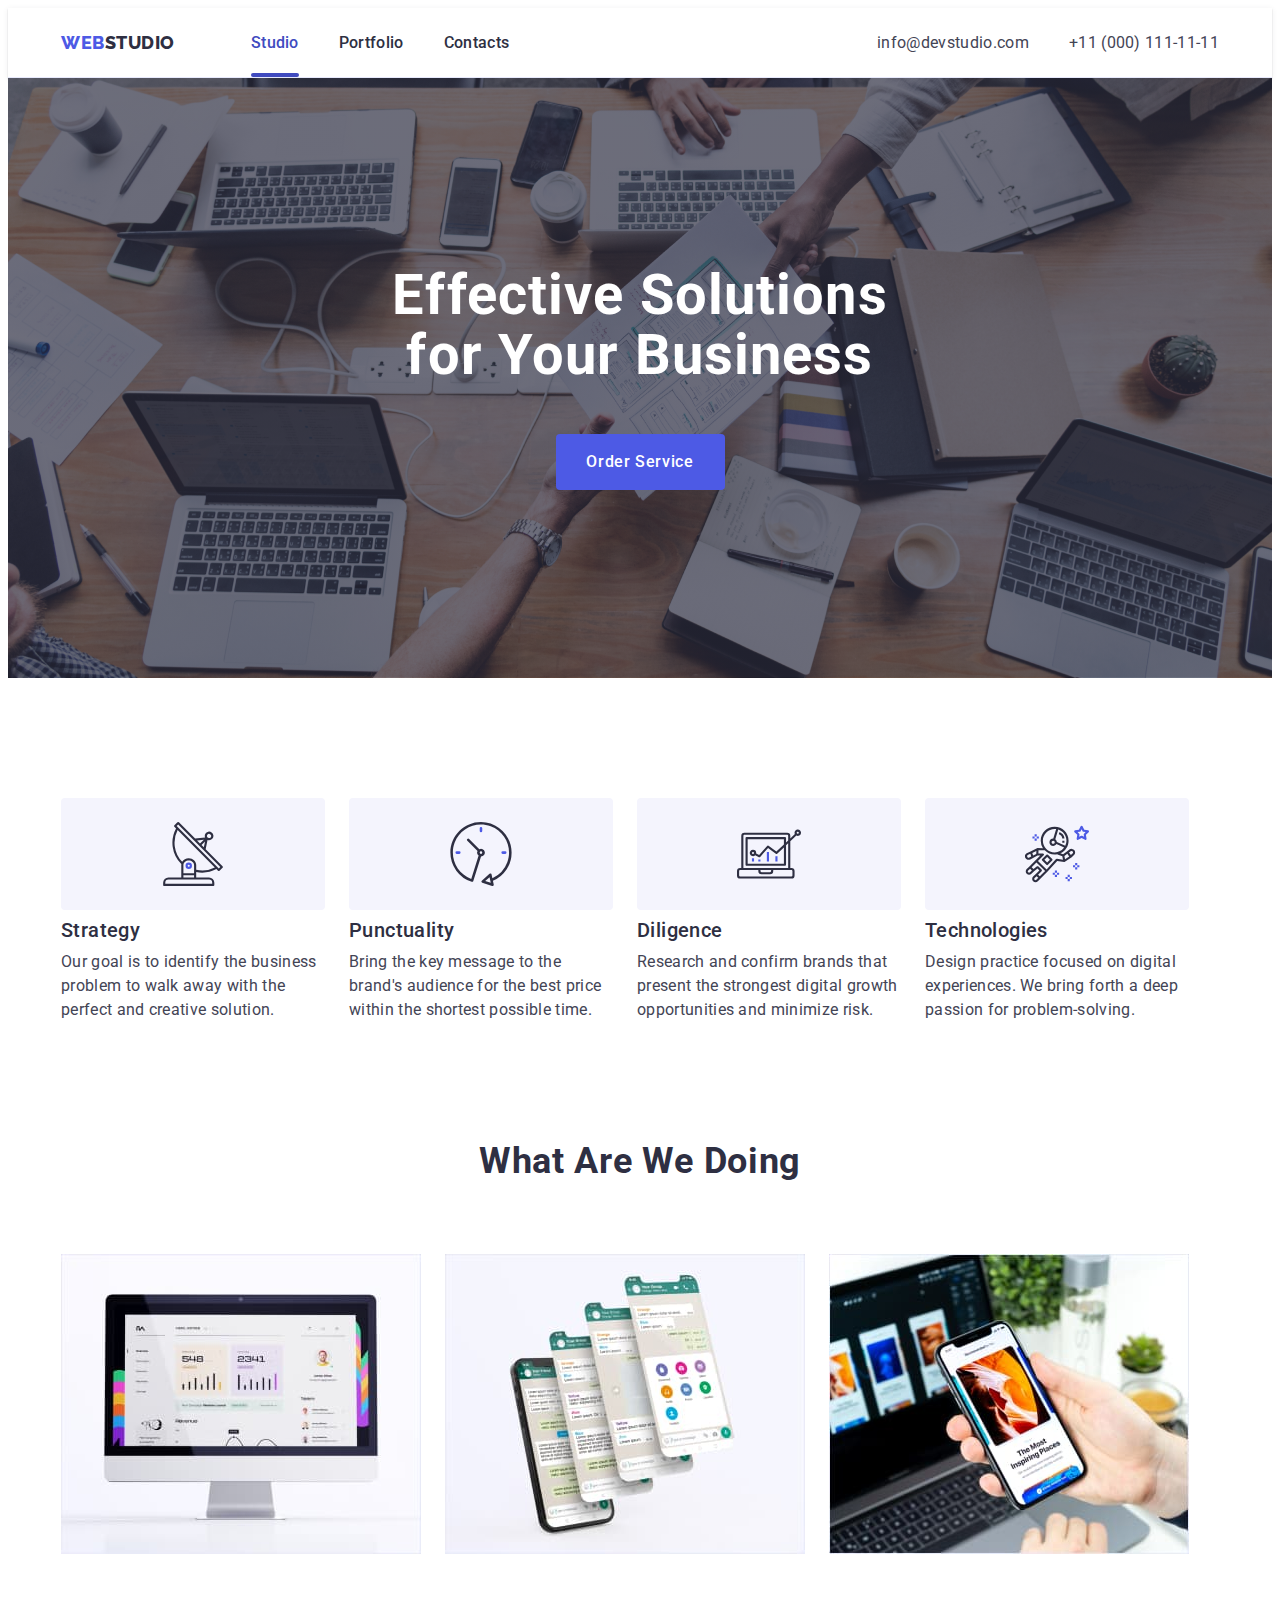
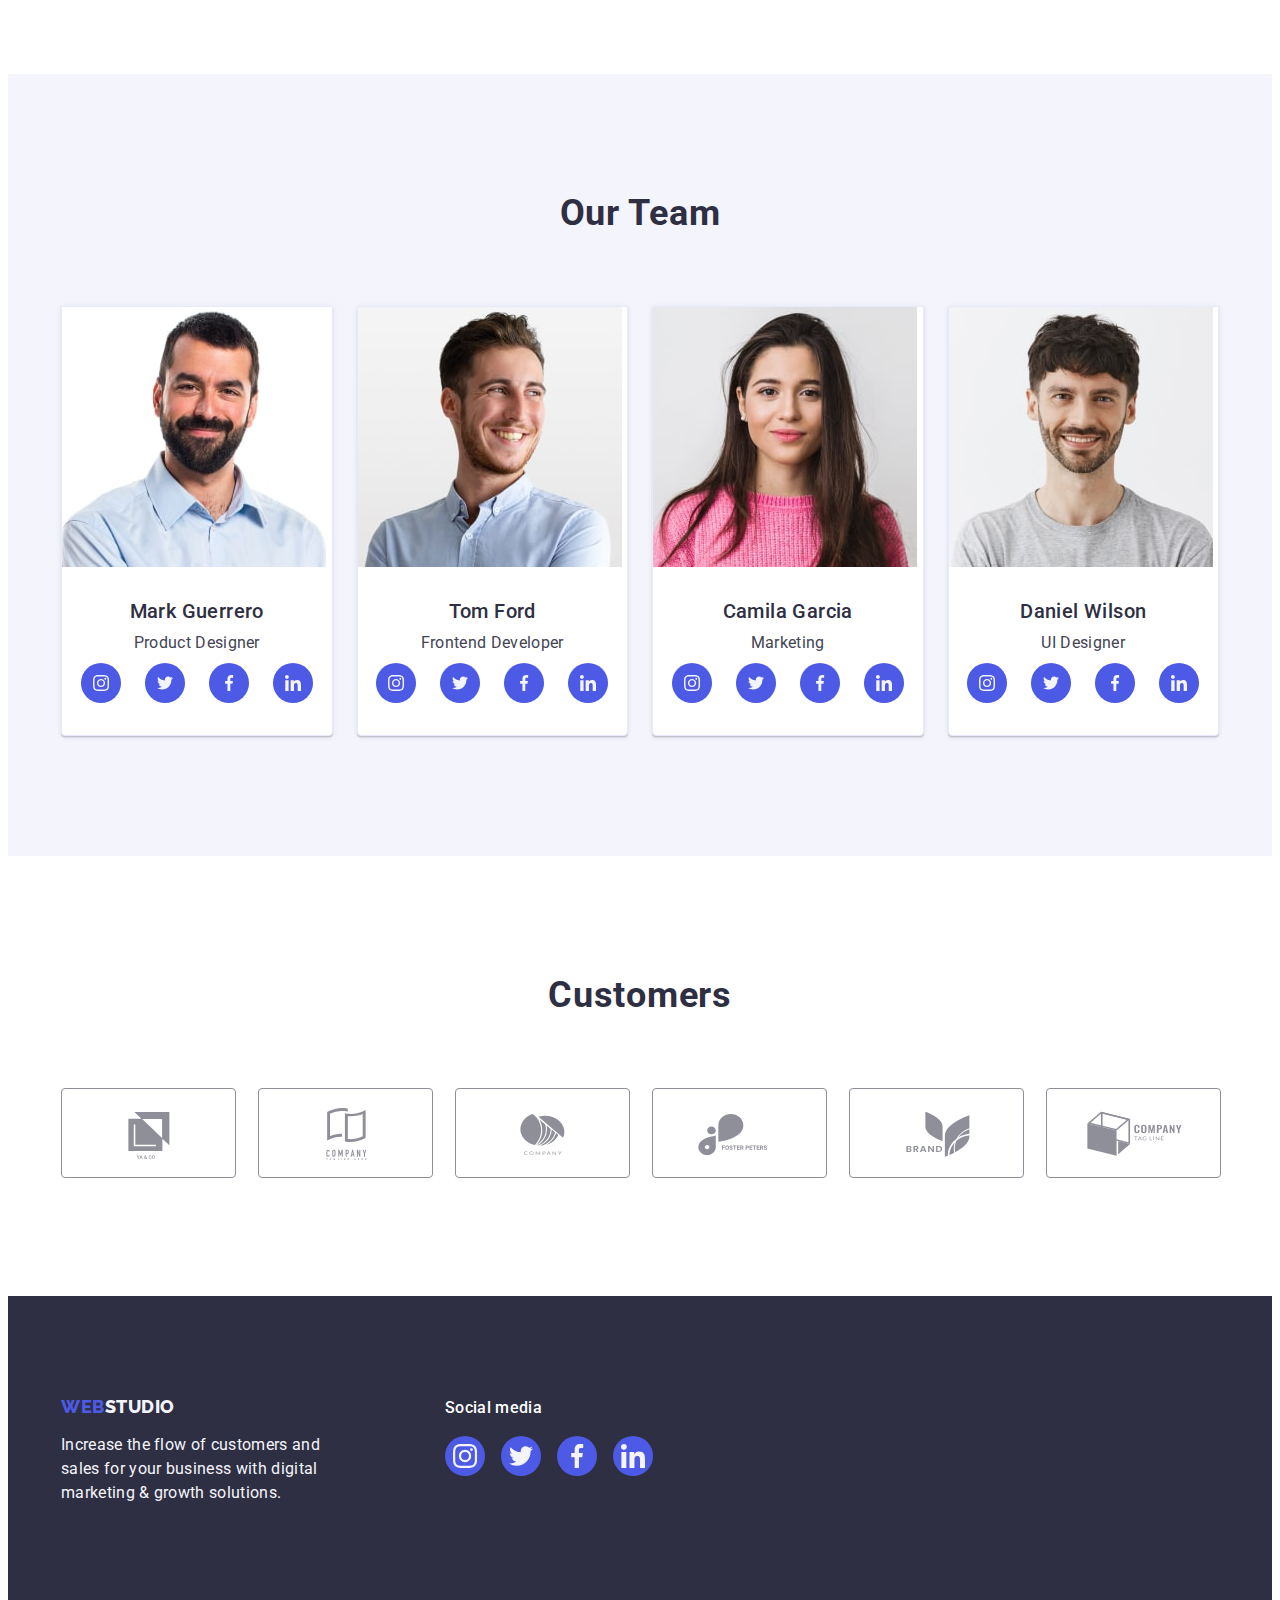
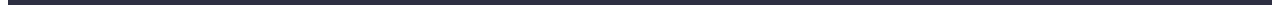
<file: index.html>
<!DOCTYPE html>
<html lang="en">
  <head>
    <meta charset="UTF-8" />
    <meta http-equiv="X-UA-Compatible" content="IE=edge" />
    <meta name="viewport" content="width=device-width, initial-scale=1.0" />
    <title>WebStudio</title>
    <link rel="preconnect" href="https://fonts.googleapis.com" />
    <link rel="preconnect" href="https://fonts.gstatic.com" crossorigin />
    <link
      href="https://fonts.googleapis.com/css2?family=Raleway:wght@800&family=Roboto:wght@400;500;700&display=swap"
      rel="stylesheet"
    />
    <link
      rel="stylesheet"
      href="https://cdnjs.cloudflare.com/ajax/libs/modern-normalize/2.0.0/modern-normalize.min.css"
      integrity="sha512-4xo8blKMVCiXpTaLzQSLSw3KFOVPWhm/TRtuPVc4WG6kUgjH6J03IBuG7JZPkcWMxJ5huwaBpOpnwYElP/m6wg=="
      crossorigin="anonymous"
      referrerpolicy="no-referrer"
    />
    <link rel="stylesheet" href="./css/styles.css" />
  </head>
  <body>
    <header class="header">
      <div class="container header-container">
        <nav class="header-nav">
          <a class="logo logo-header link" href="./index.html"
            >Web<span class="logo-part">Studio</span></a
          >
          <ul class="header-list list">
            <li class="header-item">
              <a class="header-link underlined-link link" href="./index.html"
                >Studio</a
              >
            </li>
            <li class="header-item">
              <a class="header-link link" href="./portfolio.html">Portfolio</a>
            </li>
            <li class="header-item">
              <a class="header-link link" href="">Contacts</a>
            </li>
          </ul>
        </nav>
        <address class="header-address">
          <ul class="header-address-list list">
            <li class="header-address-item">
              <a
                class="header-address-link link"
                href="mailto:info@devstudio.com"
                >info@devstudio.com</a
              >
            </li>
            <li class="header-address-item">
              <a class="header-address-link link" href="tel:+110001111111"
                >+11 (000) 111-11-11</a
              >
            </li>
          </ul>
        </address>
      </div>
    </header>
    <main>
      <section class="hero">
        <div class="container">
          <h1 class="hero-title">Effective Solutions for Your Business</h1>
          <button class="hero-btn btn" type="button" data-modal-open>
            Order Service
          </button>
        </div>
      </section>
      <section class="section">
        <div class="container">
          <h2 class="visually-hidden">Advantages</h2>
          <ul class="advantages-list flex-list list">
            <li class="advantages-item">
              <div class="advantages-img">
                <svg class="advantages-icon" width="64" height="64">
                  <use href="./images/icons.svg#icon-antenna1"></use>
                </svg>
              </div>
              <h3 class="titles">Strategy</h3>
              <p class="paragraph-text">
                Our goal is to identify the business problem to walk away with
                the perfect and creative solution.
              </p>
            </li>
            <li class="advantages-item">
              <div class="advantages-img">
                <svg class="advantages-icon" width="64" height="64">
                  <use href="./images/icons.svg#icon-clock1"></use>
                </svg>
              </div>
              <h3 class="titles">Punctuality</h3>
              <p class="paragraph-text">
                Bring the key message to the brand's audience for the best price
                within the shortest possible time.
              </p>
            </li>
            <li class="advantages-item">
              <div class="advantages-img">
                <svg class="advantages-icon" width="64" height="64">
                  <use href="./images/icons.svg#icon-diagram1"></use>
                </svg>
              </div>
              <h3 class="titles">Diligence</h3>
              <p class="paragraph-text">
                Research and confirm brands that present the strongest digital
                growth opportunities and minimize risk.
              </p>
            </li>
            <li class="advantages-item">
              <div class="advantages-img">
                <svg class="advantages-icon" width="64" height="64">
                  <use href="./images/icons.svg#icon-astronaut"></use>
                </svg>
              </div>
              <h3 class="titles">Technologies</h3>
              <p class="paragraph-text">
                Design practice focused on digital experiences. We bring forth a
                deep passion for problem-solving.
              </p>
            </li>
          </ul>
        </div>
      </section>
      <section class="wedoing">
        <div class="container">
          <h2 class="section-title">What are we doing</h2>
          <ul class="wedoing-list flex-list list">
            <li class="wedoing-item">
              <img
                src="./images/we-doing-1.jpg"
                alt="monitor"
                width="360"
                height="300"
              />
            </li>
            <li class="wedoing-item">
              <img
                src="./images/we-doing-2.jpg"
                alt="smartphone"
                width="360"
                height="300"
              />
            </li>
            <li class="wedoing-item">
              <img
                src="./images/we-doing-3.jpg"
                alt="laptop"
                width="360"
                height="300"
              />
            </li>
          </ul>
        </div>
      </section>
      <section class="team section">
        <div class="container">
          <h2 class="section-title">Our Team</h2>
          <ul class="team-list flex-list list">
            <li class="team-item">
              <img
                src="./images/our-team-1.jpg"
                alt="team member 1"
                width="264"
                height="260"
              />
              <div class="team-item-text">
                <h3 class="titles">Mark Guerrero</h3>
                <p class="paragraph-text">Product Designer</p>
                <ul class="team-soc-list list">
                  <li class="team-soc-item">
                    <a
                      href=""
                      class="soc-link link"
                      target="_blank"
                      rel="noopener noreferrer"
                    >
                      <svg class="soc-icon" width="16" height="16">
                        <use href="./images/icons.svg#icon-instagram"></use>
                      </svg>
                    </a>
                  </li>
                  <li class="team-soc-item">
                    <a
                      href=""
                      class="soc-link link"
                      target="_blank"
                      rel="noopener noreferrer"
                    >
                      <svg class="soc-icon" width="16" height="16">
                        <use href="./images/icons.svg#icon-twitter"></use>
                      </svg>
                    </a>
                  </li>
                  <li class="team-soc-item">
                    <a
                      href=""
                      class="soc-link link"
                      target="_blank"
                      rel="noopener noreferrer"
                    >
                      <svg class="soc-icon" width="16" height="16">
                        <use href="./images/icons.svg#icon-facebook"></use>
                      </svg>
                    </a>
                  </li>
                  <li class="team-soc-item">
                    <a
                      href=""
                      class="soc-link link"
                      target="_blank"
                      rel="noopener noreferrer"
                    >
                      <svg class="soc-icon" width="16" height="16">
                        <use href="./images/icons.svg#icon-linkedin"></use>
                      </svg>
                    </a>
                  </li>
                </ul>
              </div>
            </li>
            <li class="team-item">
              <img
                src="./images/our-team-2.jpg"
                alt="team member 2"
                width="264"
                height="260"
              />
              <div class="team-item-text">
                <h3 class="titles">Tom Ford</h3>
                <p class="paragraph-text">Frontend Developer</p>
                <ul class="team-soc-list list">
                  <li class="team-soc-item">
                    <a
                      href=""
                      class="soc-link link"
                      target="_blank"
                      rel="noopener noreferrer"
                    >
                      <svg class="soc-icon" width="16" height="16">
                        <use href="./images/icons.svg#icon-instagram"></use>
                      </svg>
                    </a>
                  </li>
                  <li class="team-soc-item">
                    <a
                      href=""
                      class="soc-link link"
                      target="_blank"
                      rel="noopener noreferrer"
                    >
                      <svg class="soc-icon" width="16" height="16">
                        <use href="./images/icons.svg#icon-twitter"></use>
                      </svg>
                    </a>
                  </li>
                  <li class="team-soc-item">
                    <a
                      href=""
                      class="soc-link link"
                      target="_blank"
                      rel="noopener noreferrer"
                    >
                      <svg class="soc-icon" width="16" height="16">
                        <use href="./images/icons.svg#icon-facebook"></use>
                      </svg>
                    </a>
                  </li>
                  <li class="team-soc-item">
                    <a
                      href=""
                      class="soc-link link"
                      target="_blank"
                      rel="noopener noreferrer"
                    >
                      <svg class="soc-icon" width="16" height="16">
                        <use href="./images/icons.svg#icon-linkedin"></use>
                      </svg>
                    </a>
                  </li>
                </ul>
              </div>
            </li>
            <li class="team-item">
              <img
                src="./images/our-team-3.jpg"
                alt="team member 3"
                width="264"
                height="260"
              />
              <div class="team-item-text">
                <h3 class="titles">Camila Garcia</h3>
                <p class="paragraph-text">Marketing</p>
                <ul class="team-soc-list list">
                  <li class="team-soc-item">
                    <a
                      href=""
                      class="soc-link link"
                      target="_blank"
                      rel="noopener noreferrer"
                    >
                      <svg class="soc-icon" width="16" height="16">
                        <use href="./images/icons.svg#icon-instagram"></use>
                      </svg>
                    </a>
                  </li>
                  <li class="team-soc-item">
                    <a
                      href=""
                      class="soc-link link"
                      target="_blank"
                      rel="noopener noreferrer"
                    >
                      <svg class="soc-icon" width="16" height="16">
                        <use href="./images/icons.svg#icon-twitter"></use>
                      </svg>
                    </a>
                  </li>
                  <li class="team-soc-item">
                    <a
                      href=""
                      class="soc-link link"
                      target="_blank"
                      rel="noopener noreferrer"
                    >
                      <svg class="soc-icon" width="16" height="16">
                        <use href="./images/icons.svg#icon-facebook"></use>
                      </svg>
                    </a>
                  </li>
                  <li class="team-soc-item">
                    <a
                      href=""
                      class="soc-link link"
                      target="_blank"
                      rel="noopener noreferrer"
                    >
                      <svg class="soc-icon" width="16" height="16">
                        <use href="./images/icons.svg#icon-linkedin"></use>
                      </svg>
                    </a>
                  </li>
                </ul>
              </div>
            </li>
            <li class="team-item">
              <img
                src="./images/our-team-4.jpg"
                alt="team member 4"
                width="264"
                height="260"
              />
              <div class="team-item-text">
                <h3 class="titles">Daniel Wilson</h3>
                <p class="paragraph-text">UI Designer</p>
                <ul class="team-soc-list list">
                  <li class="team-soc-item">
                    <a
                      href=""
                      class="soc-link link"
                      target="_blank"
                      rel="noopener noreferrer"
                    >
                      <svg class="soc-icon" width="16" height="16">
                        <use href="./images/icons.svg#icon-instagram"></use>
                      </svg>
                    </a>
                  </li>
                  <li class="team-soc-item">
                    <a
                      href=""
                      class="soc-link link"
                      target="_blank"
                      rel="noopener noreferrer"
                    >
                      <svg class="soc-icon" width="16" height="16">
                        <use href="./images/icons.svg#icon-twitter"></use>
                      </svg>
                    </a>
                  </li>
                  <li class="team-soc-item">
                    <a
                      href=""
                      class="soc-link link"
                      target="_blank"
                      rel="noopener noreferrer"
                    >
                      <svg class="soc-icon" width="16" height="16">
                        <use href="./images/icons.svg#icon-facebook"></use>
                      </svg>
                    </a>
                  </li>
                  <li class="team-soc-item">
                    <a
                      href=""
                      class="soc-link link"
                      target="_blank"
                      rel="noopener noreferrer"
                    >
                      <svg class="soc-icon" width="16" height="16">
                        <use href="./images/icons.svg#icon-linkedin"></use>
                      </svg>
                    </a>
                  </li>
                </ul>
              </div>
            </li>
          </ul>
        </div>
      </section>
      <section class="section">
        <div class="container">
          <h2 class="section-title">Customers</h2>
          <ul class="flex-list list">
            <li class="customers-item">
              <a href="" class="customers-link link">
                <svg class="customers-icon" width="104" height="56">
                  <use href="./images/icons.svg#icon-logo1"></use>
                </svg>
              </a>
            </li>
            <li class="customers-item">
              <a href="" class="customers-link link">
                <svg class="customers-icon" width="104" height="56">
                  <use href="./images/icons.svg#icon-logo2"></use>
                </svg>
              </a>
            </li>
            <li class="customers-item">
              <a href="" class="customers-link link">
                <svg class="customers-icon" width="104" height="56">
                  <use href="./images/icons.svg#icon-logo3"></use>
                </svg>
              </a>
            </li>
            <li class="customers-item">
              <a href="" class="customers-link link">
                <svg class="customers-icon" width="104" height="56">
                  <use href="./images/icons.svg#icon-logo4"></use>
                </svg>
              </a>
            </li>
            <li class="customers-item">
              <a href="" class="customers-link link">
                <svg class="customers-icon" width="104" height="56">
                  <use href="./images/icons.svg#icon-logo5"></use>
                </svg>
              </a>
            </li>
            <li class="customers-item">
              <a href="" class="customers-link link">
                <svg class="customers-icon" width="104" height="56">
                  <use href="./images/icons.svg#icon-logo6"></use>
                </svg>
              </a>
            </li>
          </ul>
        </div>
      </section>
    </main>
    <footer class="footer">
      <div class="footer-container container">
        <div class="footer-part1">
          <a class="footer-logo logo link" href="./index.html"
            >Web<span class="logo-footer-part">Studio</span>
          </a>
          <p class="footer-text paragraph-text">
            Increase the flow of customers and sales for your business with
            digital marketing & growth solutions.
          </p>
        </div>
        <div>
          <p class="footer-soc-text">Social media</p>
          <ul class="footer-soc-list list">
            <li class="footer-soc-item">
              <a
                href=""
                class="soc-link footer-soc-link link"
                target="_blank"
                rel="noopener noreferrer"
              >
                <svg class="soc-icon" width="24" height="24">
                  <use href="./images/icons.svg#icon-instagram"></use>
                </svg>
              </a>
            </li>
            <li class="footer-soc-item">
              <a
                href=""
                class="soc-link footer-soc-link link"
                target="_blank"
                rel="noopener noreferrer"
              >
                <svg class="soc-icon" width="24" height="24">
                  <use href="./images/icons.svg#icon-twitter"></use>
                </svg>
              </a>
            </li>
            <li class="footer-soc-item">
              <a
                href=""
                class="soc-link footer-soc-link link"
                target="_blank"
                rel="noopener noreferrer"
              >
                <svg class="soc-icon" width="24" height="24">
                  <use href="./images/icons.svg#icon-facebook"></use>
                </svg>
              </a>
            </li>
            <li class="footer-soc-item">
              <a
                href=""
                class="soc-link footer-soc-link link"
                target="_blank"
                rel="noopener noreferrer"
              >
                <svg class="soc-icon" width="24" height="24">
                  <use href="./images/icons.svg#icon-linkedin"></use>
                </svg>
              </a>
            </li>
          </ul>
        </div>
      </div>
    </footer>
    <div class="backdrop is-hidden" data-modal>
      <div class="modal">
        <button type="button" class="modal-close-btn" data-modal-close>
          <svg class="icon-close-btn" width="8" height="8">
            <use href="./images/icons.svg#icon-close-black"></use>
          </svg>
        </button>
      </div>
    </div>
    <script src="./js/modal.js"></script>
  </body>
</html>
</file>
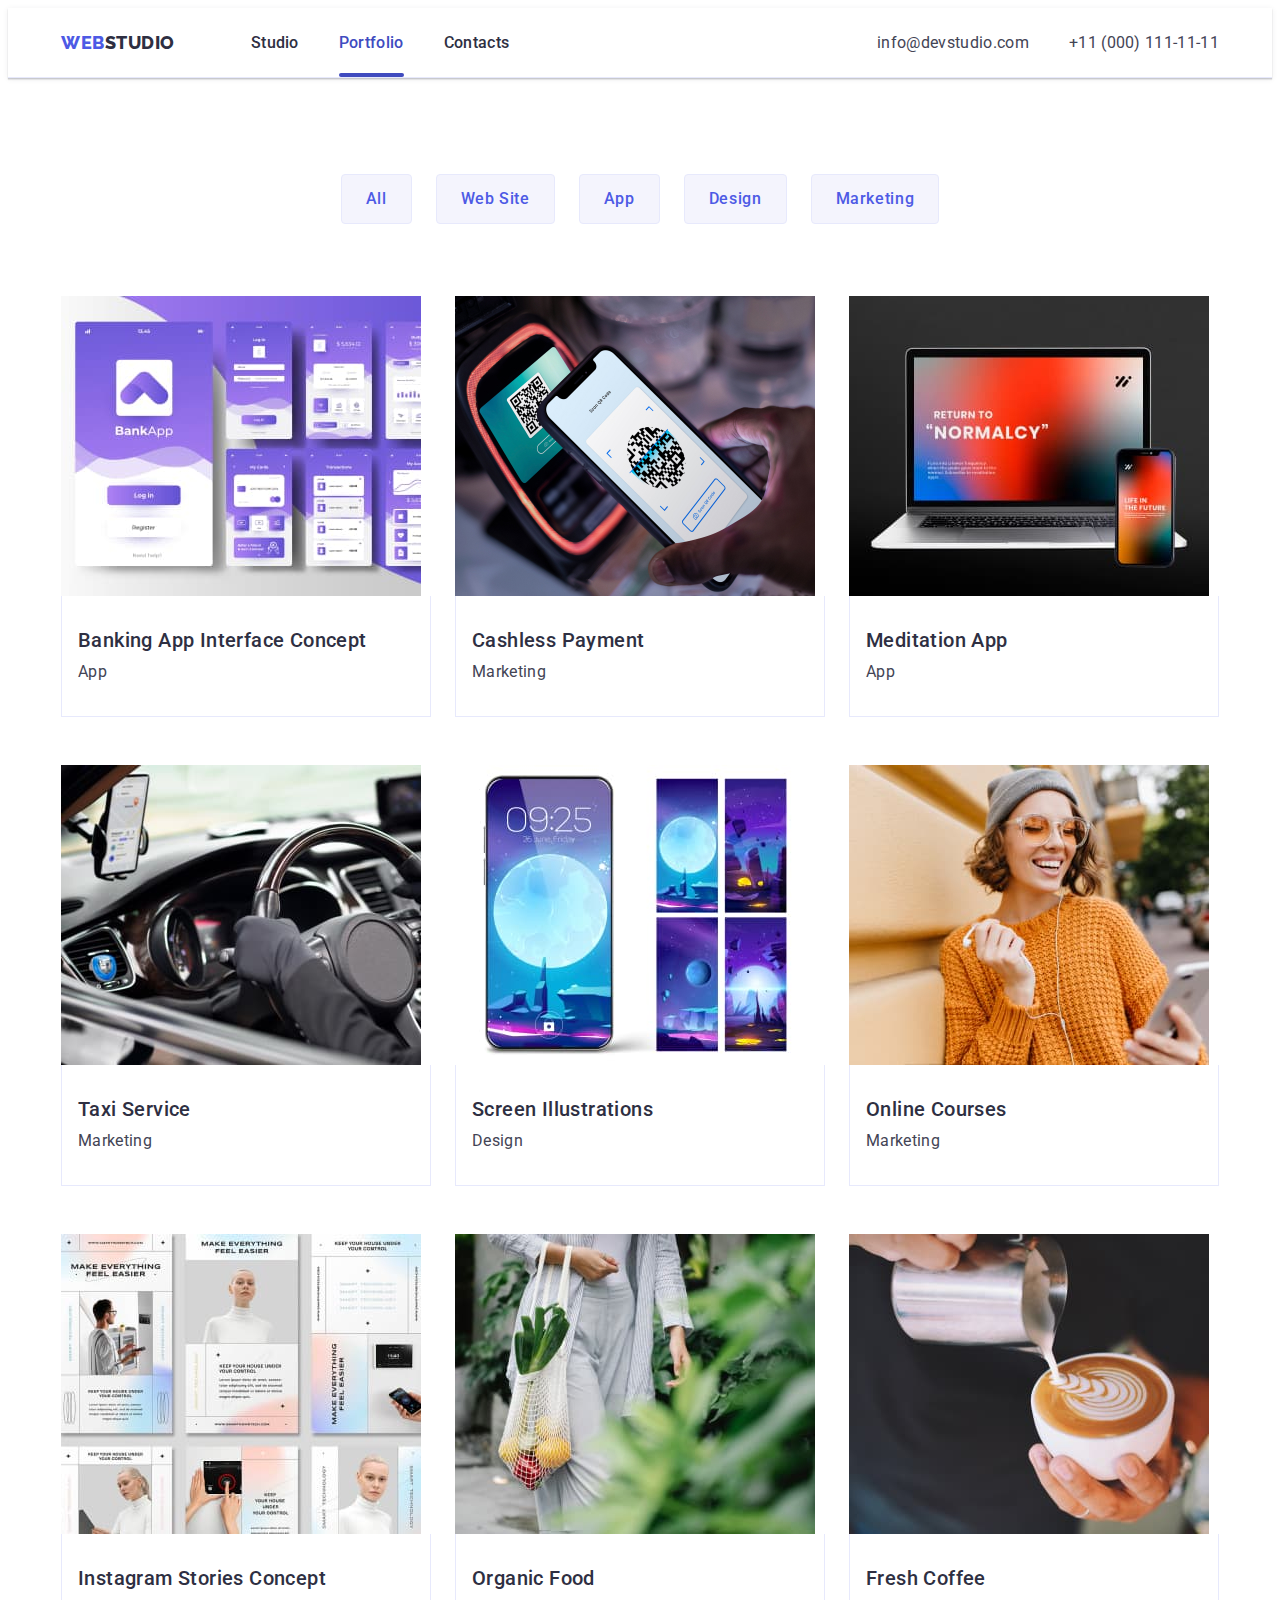
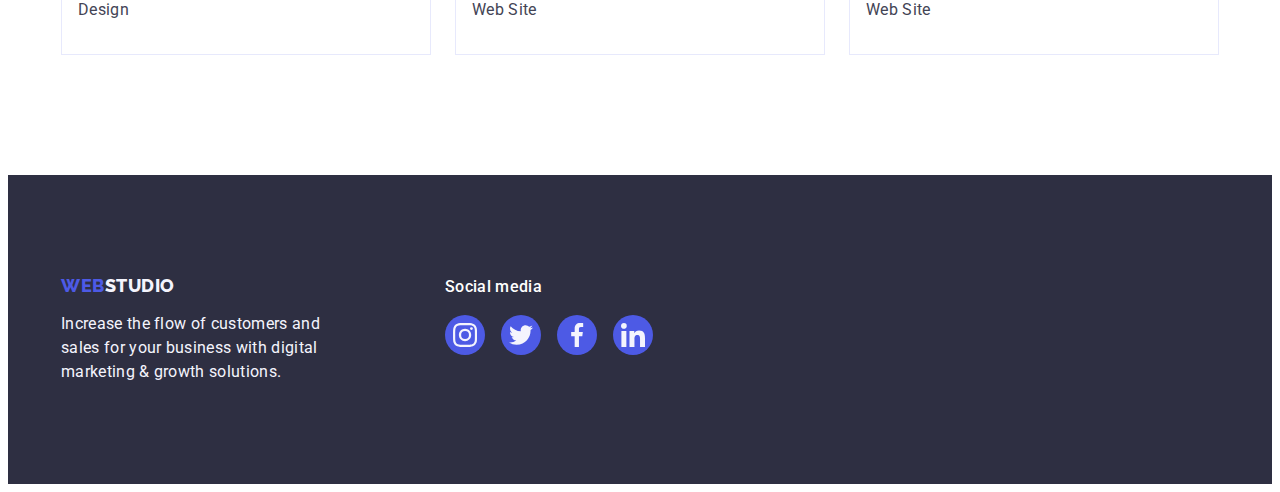
<file: portfolio.html>
<!DOCTYPE html>
<html lang="en">
  <head>
    <meta charset="UTF-8" />
    <meta http-equiv="X-UA-Compatible" content="IE=edge" />
    <meta name="viewport" content="width=device-width, initial-scale=1.0" />
    <title>Portfolio</title>
    <link rel="preconnect" href="https://fonts.googleapis.com" />
    <link rel="preconnect" href="https://fonts.gstatic.com" crossorigin />
    <link
      href="https://fonts.googleapis.com/css2?family=Raleway:wght@800&family=Roboto:wght@400;500;700&display=swap"
      rel="stylesheet"
    />
    <link
      rel="stylesheet"
      href="https://cdnjs.cloudflare.com/ajax/libs/modern-normalize/2.0.0/modern-normalize.min.css"
      integrity="sha512-4xo8blKMVCiXpTaLzQSLSw3KFOVPWhm/TRtuPVc4WG6kUgjH6J03IBuG7JZPkcWMxJ5huwaBpOpnwYElP/m6wg=="
      crossorigin="anonymous"
      referrerpolicy="no-referrer"
    />
    <link rel="stylesheet" href="./css/styles.css" />
  </head>
  <body>
    <header class="header">
      <div class="container header-container">
        <nav class="header-nav">
          <a class="logo logo-header link" href="./index.html"
            >Web<span class="logo-part">Studio</span></a
          >
          <ul class="header-list list">
            <li class="header-item">
              <a class="header-link link" href="./index.html">Studio</a>
            </li>
            <li class="header-item">
              <a
                class="header-link underlined-link link"
                href="./portfolio.html"
                >Portfolio</a
              >
            </li>
            <li class="header-item">
              <a class="header-link link" href="">Contacts</a>
            </li>
          </ul>
        </nav>
        <address class="header-address">
          <ul class="header-address-list list">
            <li class="header-address-item">
              <a
                class="header-address-link link"
                href="mailto:info@devstudio.com"
                >info@devstudio.com</a
              >
            </li>
            <li class="header-address-item">
              <a class="header-address-link link" href="tel:+110001111111"
                >+11 (000) 111-11-11</a
              >
            </li>
          </ul>
        </address>
      </div>
    </header>
    <main>
      <section class="portfolio">
        <div class="container">
          <h1 class="visually-hidden">Portfolio</h1>
          <ul class="portfolio-btn-list flex-list list">
            <li class="portfolio-btn-item">
              <button class="portfolio-btn btn" type="button">All</button>
            </li>
            <li class="portfolio-btn-item">
              <button class="portfolio-btn btn" type="button">Web Site</button>
            </li>
            <li class="portfolio-btn-item">
              <button class="portfolio-btn btn" type="button">App</button>
            </li>
            <li class="portfolio-btn-item">
              <button class="portfolio-btn btn" type="button">Design</button>
            </li>
            <li class="portfolio-btn-item">
              <button class="portfolio-btn btn" type="button">Marketing</button>
            </li>
          </ul>
          <ul class="portfolio-list list">
            <li class="portfolio-item">
              <a class="portfolio-link link" href="">
                <div class="portfolio-overlay-container">
                  <img
                    src="./images/portfolio-1.jpg"
                    alt="project 1"
                    width="360"
                    height="300"
                  />
                  <p class="portfolio-overlay paragraph-text">
                    14 Stylish and User-Friendly App Design Concepts · Task
                    Manager App · Calorie Tracker App · Exotic Fruit Ecommerce
                    App · Cloud Storage App
                  </p>
                </div>
                <div class="portfolio-item-text">
                  <h2 class="titles">Banking App Interface Concept</h2>
                  <p class="paragraph-text">App</p>
                </div>
              </a>
            </li>
            <li class="portfolio-item">
              <a class="portfolio-link link" href="">
                <div class="portfolio-overlay-container">
                  <img
                    src="./images/portfolio-2.jpg"
                    alt="project 2"
                    width="360"
                    height="300"
                  />
                  <p class="portfolio-overlay paragraph-text">
                    14 Stylish and User-Friendly App Design Concepts · Task
                    Manager App · Calorie Tracker App · Exotic Fruit Ecommerce
                    App · Cloud Storage App
                  </p>
                </div>
                <div class="portfolio-item-text">
                  <h2 class="titles">Cashless Payment</h2>
                  <p class="paragraph-text">Marketing</p>
                </div>
              </a>
            </li>
            <li class="portfolio-item">
              <a class="portfolio-link link" href="">
                <div class="portfolio-overlay-container">
                  <img
                    src="./images/portfolio-3.jpg"
                    alt="project 3"
                    width="360"
                    height="300"
                  />
                  <p class="portfolio-overlay paragraph-text">
                    14 Stylish and User-Friendly App Design Concepts · Task
                    Manager App · Calorie Tracker App · Exotic Fruit Ecommerce
                    App · Cloud Storage App
                  </p>
                </div>
                <div class="portfolio-item-text">
                  <h2 class="titles">Meditation App</h2>
                  <p class="paragraph-text">App</p>
                </div>
              </a>
            </li>
            <li class="portfolio-item">
              <a class="portfolio-link link" href="">
                <div class="portfolio-overlay-container">
                  <img
                    src="./images/portfolio-4.jpg"
                    alt="project 4"
                    width="360"
                    height="300"
                  />
                  <p class="portfolio-overlay paragraph-text">
                    14 Stylish and User-Friendly App Design Concepts · Task
                    Manager App · Calorie Tracker App · Exotic Fruit Ecommerce
                    App · Cloud Storage App
                  </p>
                </div>
                <div class="portfolio-item-text">
                  <h2 class="titles">Taxi Service</h2>
                  <p class="paragraph-text">Marketing</p>
                </div>
              </a>
            </li>
            <li class="portfolio-item">
              <a class="portfolio-link link" href="">
                <div class="portfolio-overlay-container">
                  <img
                    src="./images/portfolio-5.jpg"
                    alt="project 5"
                    width="360"
                    height="300"
                  />
                  <p class="portfolio-overlay paragraph-text">
                    14 Stylish and User-Friendly App Design Concepts · Task
                    Manager App · Calorie Tracker App · Exotic Fruit Ecommerce
                    App · Cloud Storage App
                  </p>
                </div>
                <div class="portfolio-item-text">
                  <h2 class="titles">Screen Illustrations</h2>
                  <p class="paragraph-text">Design</p>
                </div>
              </a>
            </li>
            <li class="portfolio-item">
              <a class="portfolio-link link" href="">
                <div class="portfolio-overlay-container">
                  <img
                    src="./images/portfolio-6.jpg"
                    alt="project 6"
                    width="360"
                    height="300"
                  />
                  <p class="portfolio-overlay paragraph-text">
                    14 Stylish and User-Friendly App Design Concepts · Task
                    Manager App · Calorie Tracker App · Exotic Fruit Ecommerce
                    App · Cloud Storage App
                  </p>
                </div>
                <div class="portfolio-item-text">
                  <h2 class="titles">Online Courses</h2>
                  <p class="paragraph-text">Marketing</p>
                </div>
              </a>
            </li>
            <li class="portfolio-item">
              <a class="portfolio-link link" href="">
                <div class="portfolio-overlay-container">
                  <img
                    src="./images/portfolio-7.jpg"
                    alt="project 7"
                    width="360"
                    height="300"
                  />
                  <p class="portfolio-overlay paragraph-text">
                    14 Stylish and User-Friendly App Design Concepts · Task
                    Manager App · Calorie Tracker App · Exotic Fruit Ecommerce
                    App · Cloud Storage App
                  </p>
                </div>
                <div class="portfolio-item-text">
                  <h2 class="titles">Instagram Stories Concept</h2>
                  <p class="paragraph-text">Design</p>
                </div>
              </a>
            </li>
            <li class="portfolio-item">
              <a class="portfolio-link link" href="">
                <div class="portfolio-overlay-container">
                  <img
                    src="./images/portfolio-8.jpg"
                    alt="project 8"
                    width="360"
                    height="300"
                  />
                  <p class="portfolio-overlay paragraph-text">
                    14 Stylish and User-Friendly App Design Concepts · Task
                    Manager App · Calorie Tracker App · Exotic Fruit Ecommerce
                    App · Cloud Storage App
                  </p>
                </div>
                <div class="portfolio-item-text">
                  <h2 class="titles">Organic Food</h2>
                  <p class="paragraph-text">Web Site</p>
                </div>
              </a>
            </li>
            <li class="portfolio-item">
              <a class="portfolio-link link" href="">
                <div class="portfolio-overlay-container">
                  <img
                    src="./images/portfolio-9.jpg"
                    alt="project 9"
                    width="360"
                    height="300"
                  />
                  <p class="portfolio-overlay paragraph-text">
                    14 Stylish and User-Friendly App Design Concepts · Task
                    Manager App · Calorie Tracker App · Exotic Fruit Ecommerce
                    App · Cloud Storage App
                  </p>
                </div>
                <div class="portfolio-item-text">
                  <h2 class="titles">Fresh Coffee</h2>
                  <p class="paragraph-text">Web Site</p>
                </div>
              </a>
            </li>
          </ul>
        </div>
      </section>
    </main>
    <footer class="footer">
      <div class="footer-container container">
        <div class="footer-part1">
          <a class="footer-logo logo link" href="./index.html"
            >Web<span class="logo-footer-part">Studio</span>
          </a>
          <p class="footer-text paragraph-text">
            Increase the flow of customers and sales for your business with
            digital marketing & growth solutions.
          </p>
        </div>
        <div>
          <p class="footer-soc-text">Social media</p>
          <ul class="footer-soc-list list">
            <li class="footer-soc-item">
              <a
                href=""
                class="soc-link footer-soc-link link"
                target="_blank"
                rel="noopener noreferrer"
              >
                <svg class="soc-icon" width="24" height="24">
                  <use href="./images/icons.svg#icon-instagram"></use>
                </svg>
              </a>
            </li>
            <li class="footer-soc-item">
              <a
                href=""
                class="soc-link footer-soc-link link"
                target="_blank"
                rel="noopener noreferrer"
              >
                <svg class="soc-icon" width="24" height="24">
                  <use href="./images/icons.svg#icon-twitter"></use>
                </svg>
              </a>
            </li>
            <li class="footer-soc-item">
              <a
                href=""
                class="soc-link footer-soc-link link"
                target="_blank"
                rel="noopener noreferrer"
              >
                <svg class="soc-icon" width="24" height="24">
                  <use href="./images/icons.svg#icon-facebook"></use>
                </svg>
              </a>
            </li>
            <li class="footer-soc-item">
              <a
                href=""
                class="soc-link footer-soc-link link"
                target="_blank"
                rel="noopener noreferrer"
              >
                <svg class="soc-icon" width="24" height="24">
                  <use href="./images/icons.svg#icon-linkedin"></use>
                </svg>
              </a>
            </li>
          </ul>
        </div>
      </div>
    </footer>
  </body>
</html>
</file>
<file: css/styles.css>
:root {
  --iris: #4d5ae5;
  --ocean: #404bbf;
  --navy-blue: #2e2f42;
  --green: #31d0aa;
  --slate: #434455;
  --light-slate: #8e8f99;
  --white: #ffffff;
  --cloud: #f4f4fd;
  --cornflower: #e7e9fc;
  --dairy: #fcfcfc;
  --grey: #2e2f42;
}

body {
  font-family: "Roboto", sans-serif;
  color: var(--slate);
  background-color: var(--white);
}

p,
h1,
h2,
h3 {
  margin: 0;
}
ul {
  margin: 0;
  padding: 0;
}
img {
  display: block;
}
.list {
  list-style: none;
}
.link {
  text-decoration: none;
}
.flex-list {
  display: flex;
  gap: 24px;
}
.container {
  width: 1158px;
  padding-left: 15px;
  padding-right: 15px;
  margin: 0 auto;
}
.section {
  padding: 120px 0;
}
.visually-hidden {
  position: absolute;
  width: 1px;
  height: 1px;
  margin: -1px;
  border: 0;
  padding: 0;
  white-space: nowrap;
  clip-path: inset(100%);
  clip: rect(0 0 0 0);
  overflow: hidden;
}
.logo {
  font-family: "Raleway", sans-serif;
  font-weight: 800;
  font-size: 18px;
  line-height: 1.17;
  letter-spacing: 0.03em;
  text-transform: uppercase;
  color: var(--iris);
}
.btn {
  font-family: inherit;
  font-weight: 500;
  font-size: 16px;
  line-height: 1.5;
  letter-spacing: 0.04em;
  border: 0;
  cursor: pointer;
  transition: background-color 250ms cubic-bezier(0.4, 0, 0.2, 1);
}
.btn:hover,
.btn:focus {
  background-color: var(--ocean);
}

.section-title {
  font-size: 36px;
  line-height: 1.11;
  letter-spacing: 0.02em;
  text-transform: capitalize;
  text-align: center;
  color: var(--navy-blue);
  margin-bottom: 72px;
}
.titles {
  font-weight: 500;
  font-size: 20px;
  line-height: 1.2;
  letter-spacing: 0.02em;
  color: var(--navy-blue);
  margin-bottom: 8px;
}
.paragraph-text {
  font-size: 16px;
  line-height: 1.5;
  letter-spacing: 0.02em;
  color: var(--slate);
}
.soc-link {
  display: flex;
  width: 40px;
  height: 40px;
  background-color: var(--iris);
  border-radius: 50%;
  align-items: center;
  justify-content: center;
  transition: background-color 250ms cubic-bezier(0.4, 0, 0.2, 1);
}
.soc-icon {
  fill: var(--cloud);
}
/* ------------------HEADER------------------- */
.header {
  border-bottom: 1px solid var(--cornflower);
  box-shadow: 0px 2px 1px rgba(46, 47, 66, 0.08),
    0px 1px 1px rgba(46, 47, 66, 0.16), 0px 1px 6px rgba(46, 47, 66, 0.08);
}
.header-container {
  display: flex;
  align-items: center;
}
.header-nav {
  display: flex;
  align-items: center;
}
.header-address-list {
  display: flex;
  align-items: center;
  gap: 40px;
}
.logo-header {
  padding-top: 24px;
  padding-bottom: 24px;
  margin-right: 76px;
}

.logo-part {
  color: var(--navy-blue);
}

.header-list {
  display: flex;
  gap: 40px;
}

.header-link {
  font-weight: 500;
  font-size: 16px;
  line-height: 1.5;
  letter-spacing: 0.02em;
  color: var(--navy-blue);
  padding-top: 24px;
  padding-bottom: 24px;
  transition: color 250ms cubic-bezier(0.4, 0, 0.2, 1);
}
.underlined-link {
  color: var(--ocean);
  position: relative;
}
.underlined-link::after {
  content: "";
  position: absolute;
  width: 100%;
  height: 4px;
  left: 0px;
  background: var(--ocean);
  border-radius: 2px;
  bottom: -1px;
}
.header-link:hover,
.header-link:focus {
  color: var(--ocean);
}

.header-address {
  font-style: normal;
  margin-left: auto;
}
.header-address-link {
  font-size: 16px;
  line-height: 1.5;
  letter-spacing: 0.02em;
  color: var(--slate);
  transition: color 250ms cubic-bezier(0.4, 0, 0.2, 1);
}
.header-address-link:hover,
.header-address-link:focus {
  color: var(--ocean);
}

/* -------------------HERO---------------------- */

.hero {
  background-color: var(--navy-blue);
  background-image: linear-gradient(
      rgba(46, 47, 66, 0.7),
      rgba(46, 47, 66, 0.7)
    ),
    url(../images/hero-bg.jpg);
  background-repeat: no-repeat;
  background-position: center;
  background-size: cover;
  padding-top: 188px;
  padding-bottom: 188px;
  display: flex;
  justify-content: center;
  max-width: 1440px;
  margin: 0 auto;
}
.hero-title {
  max-width: 496px;
  font-size: 56px;
  line-height: 1.07;
  letter-spacing: 0.02em;
  text-align: center;
  margin: 0 auto 48px;
  color: var(--white);
}
.hero-btn {
  min-width: 169px;
  height: 56px;
  background-color: var(--iris);
  color: var(--white);
  display: block;
  margin: 0 auto;
  border-radius: 4px;
}

/* -----------------ADVANTAGES------------------- */
.advantages-item {
  max-width: 264px;
}
.advantages-img {
  width: 100%;
  padding: 24px 0;
  margin-bottom: 8px;
  display: flex;
  justify-content: center;
  align-items: center;
  background-color: var(--cloud);
  border-radius: 4px;
}

/* ------------------WEDOING--------------------- */
.wedoing {
  padding-bottom: 120px;
}
/* -----------------OUR TEAM--------------------- */

.team {
  background-color: var(--cloud);
}
.team-item {
  background-color: var(--white);
  width: calc((100% - 3 * 24px) / 4);
  border-radius: 0px 0px 4px 4px;
  border: 1px solid var(--cornflower);
  box-shadow: 0px 1px 6px rgba(46, 47, 66, 0.08),
    0px 1px 1px rgba(46, 47, 66, 0.16), 0px 2px 1px rgba(46, 47, 66, 0.08);
}
.team-item-text {
  display: flex;
  padding: 32px 16px;
  flex-direction: column;
  text-align: center;
}
.team-soc-list {
  display: flex;
  justify-content: center;
  gap: 24px;
  margin-top: 8px;
}
.team-soc-item {
  width: 40px;
  height: 40px;
}

.soc-link:hover,
.soc-link:focus {
  background-color: var(--ocean);
}
/* -------------------CUSTOMERS------------------ */
.customers-item {
  width: calc((100% - 5 * 24px) / 6);
  height: 88px;
}
.customers-link {
  width: 100%;
  height: 100%;
  border: 1px solid var(--light-slate);
  border-radius: 4px;
  display: flex;
  align-items: center;
  justify-content: center;
  color: var(--light-slate);
  transition: border-color 250ms cubic-bezier(0.4, 0, 0.2, 1),
      color 250ms cubic-bezier(0.4, 0, 0.2, 1);
}
.customers-icon {
  fill: currentColor;
  align-items: center;
  justify-content: center;
}
.customers-link:hover,
.customers-link:focus {
  border-color: var(--ocean);
  color: var(--ocean);
    }
/* -----------------PORTFOLIO-------------------- */

.portfolio {
  padding-top: 96px;
  padding-bottom: 120px;
}
.portfolio-btn-list {
  justify-content: center;
  gap: 24px;
  margin-bottom: 72px;
}
.portfolio-btn {
  color: var(--iris);
  background-color: var(--cloud);
  padding: 12px 24px;
  border: 1px solid var(--cornflower);
  border-radius: 4px;
  transition: color 250ms cubic-bezier(0.4, 0, 0.2, 1),
      background-color 250ms cubic-bezier(0.4, 0, 0.2, 1),
      border-color 250ms cubic-bezier(0.4, 0, 0.2, 1),
      box-shadow 250ms cubic-bezier(0.4, 0, 0.2, 1);
}
.portfolio-btn:hover,
.portfolio-btn:focus {
  color: var(--white);
  border: 1px solid transparent;
  box-shadow: 0px 3px 1px rgba(0, 0, 0, 0.1), 0px 2px 1px rgba(0, 0, 0, 0.08),
    0px 2px 2px rgba(0, 0, 0, 0.12);
  }
.portfolio-list {
  display: flex;
  flex-wrap: wrap;
  column-gap: 24px;
  row-gap: 48px;
}
.portfolio-item {
  width: calc((100% - 48px) / 3);
}
.portfolio-link {
display: block;
transition: box-shadow 250ms cubic-bezier(0.4, 0, 0.2, 1);
}
.portfolio-link:hover .portfolio-overlay,
.portfolio-link:focus .portfolio-overlay {
  transform: translateY(0%);
}
.portfolio-link:hover,
.portfolio-link:focus {
  box-shadow: 0px 1px 6px rgba(46, 47, 66, 0.08),
    0px 1px 1px rgba(46, 47, 66, 0.16), 0px 2px 1px rgba(46, 47, 66, 0.08);
}
.portfolio-item-text {
  display: flex;
  padding: 32px 16px;
  border: 1px solid #e7e9fc;
  border-top: none;
  flex-direction: column;
}
.portfolio-overlay-container {
  position: relative;
  overflow: hidden;
}
.portfolio-overlay {
  position: absolute;
  top: 0;
  color: var(--cloud);
  padding: 40px 32px;
  background-color: var(--iris);
  height: 100%;
  transform: translateY(100%);
  transition: transform 250ms cubic-bezier(0.4, 0, 0.2, 1);
}
/* --------------------FOOTER-------------------- */
.footer {
  background-color: var(--navy-blue);
  padding-top: 100px;
  padding-bottom: 100px;
}
.footer-container {
  display: flex;
  align-items: baseline;
}
.footer-part1 {
  margin-right: 120px;
}
.footer-logo {
  display: inline-block;
  margin-bottom: 16px;
}
.logo-footer-part {
  color: var(--cloud);
}
.footer-text {
  color: var(--cloud);
  max-width: 264px;
}
.footer-soc-text {
  font-weight: 500;
  font-size: 16px;
  line-height: 1.5;
  letter-spacing: 0.02em;
  color: var(--white);
  margin-bottom: 16px;
}
.footer-soc-list {
  display: flex;
  justify-content: center;
  gap: 16px;
}
.footer-soc-item {
  width: 40px;
  height: 40px;
}
.footer-soc-link {
    transition: background-color 250ms cubic-bezier(0.4, 0, 0.2, 1);
}
.footer-soc-link:hover,
.footer-soc-link:focus {
  background-color: var(--green);
}

.backdrop {
  position: fixed;
  width: 100%;
  height: 100%;
  background: rgba(46, 47, 66, 0.4);
  top: 0;
  transition: opacity 250ms cubic-bezier(0.4, 0, 0.2, 1), visibility 250ms cubic-bezier(0.4, 0, 0.2, 1);
}
.is-hidden {
  visibility: hidden;
  opacity: 0;
  pointer-events: none;
}
.modal {
  position: absolute;
  top: 50%;
  left: 50%;
  transform: translate(-50%, -50%) scale(1);
  transition: transform 250ms cubic-bezier(0.4, 0, 0.2, 1);
  margin: 0 auto;
  width: 408px;
  min-height: 584px;
  background: var(--dairy);
  box-shadow: 0px 1px 1px rgba(0, 0, 0, 0.14), 0px 1px 3px rgba(0, 0, 0, 0.12),
    0px 2px 1px rgba(0, 0, 0, 0.2);
  border-radius: 4px;
}
.backdrop.is-hidden .modal {
  transform: translate(-50%, -50%) scale(0);
}

.modal-close-btn {
  position: absolute;
  top: 24px;
  right: 24px;
  width: 24px;
  height: 24px;
  background: var(--cornflower);
  border: 1px solid rgba(0, 0, 0, 0.1);
  border-radius: 50%;
  margin-left: auto;
  padding: 0;
  display: flex;
  align-items: center;
  justify-content: center;
  cursor: pointer;
  transition: background-color 250ms cubic-bezier(0.4, 0, 0.2, 1), border 250ms cubic-bezier(0.4, 0, 0.2, 1);
}
.icon-close-btn {
  transition: fill 250ms cubic-bezier(0.4, 0, 0.2, 1);
}
.modal-close-btn:hover,
.modal-close-btn:focus {
  background-color: var(--ocean);
  border: none;
  fill: var(--white);
}
</file>
